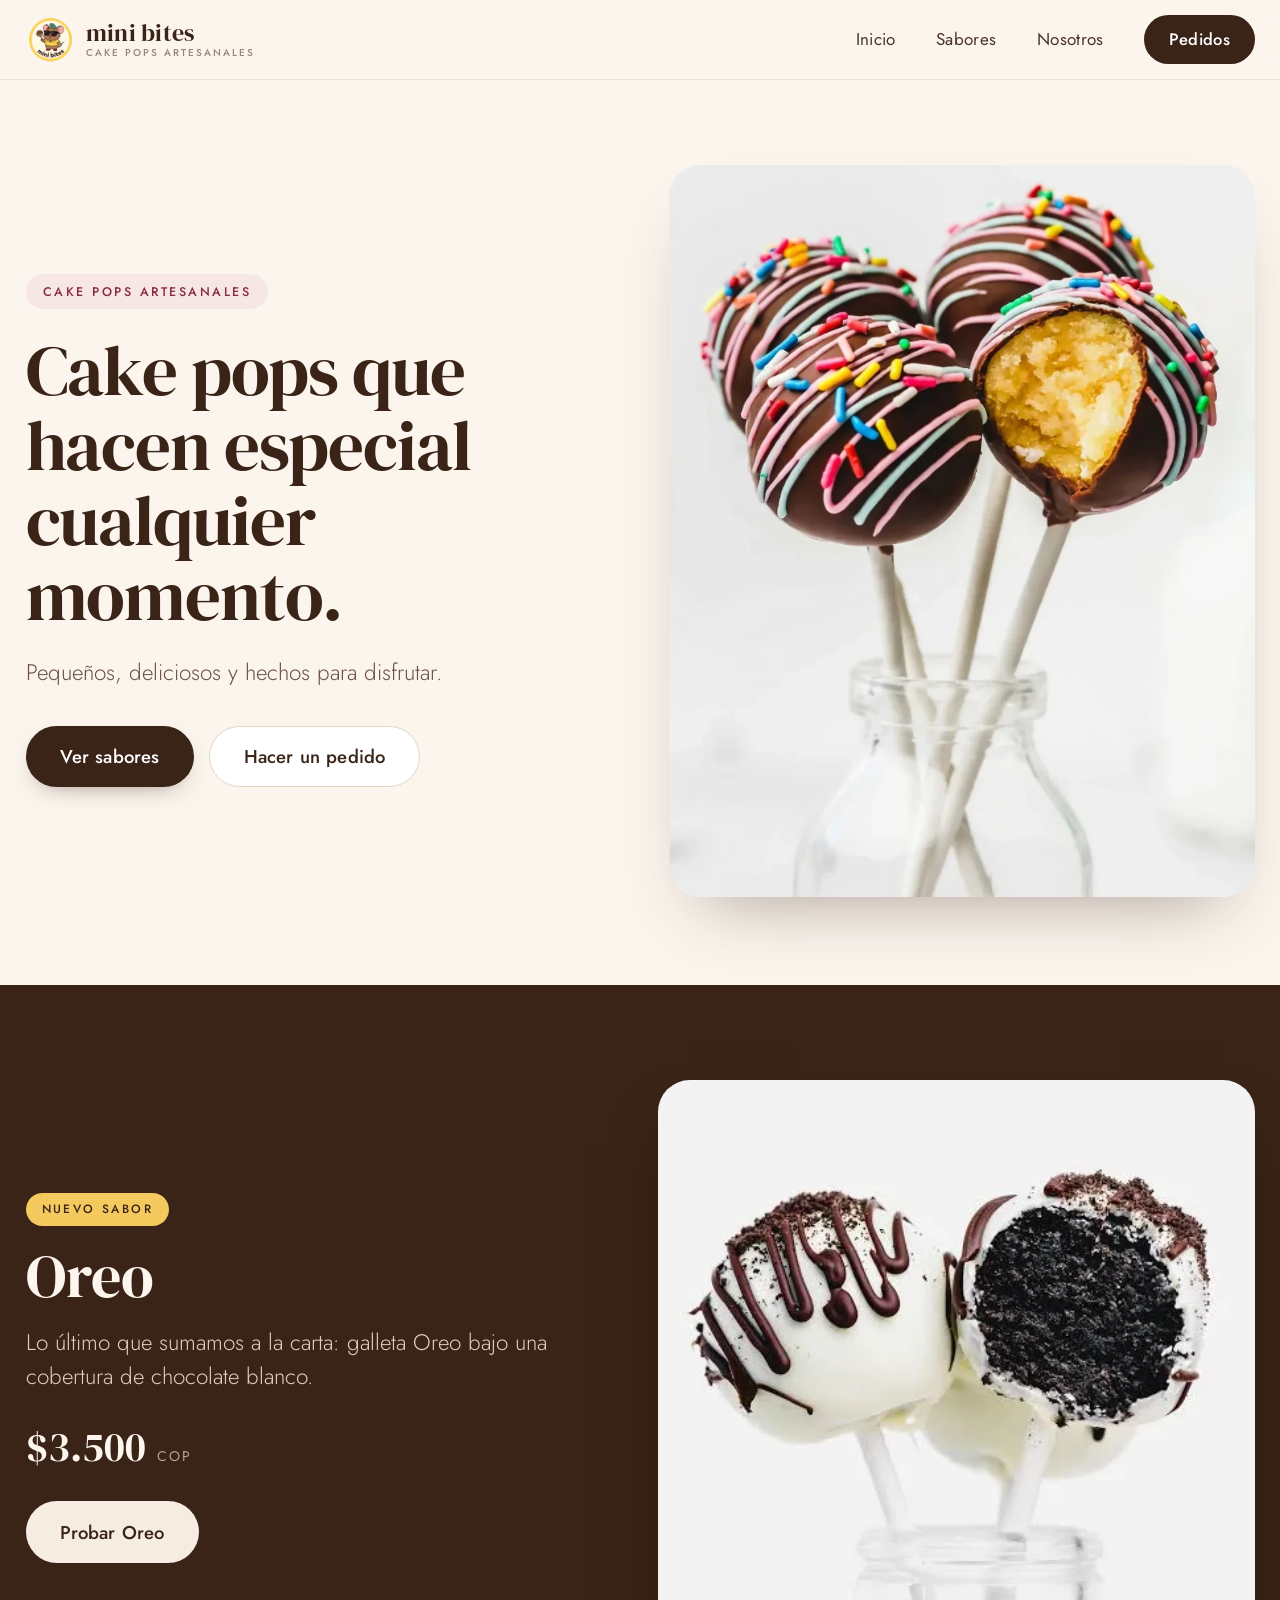
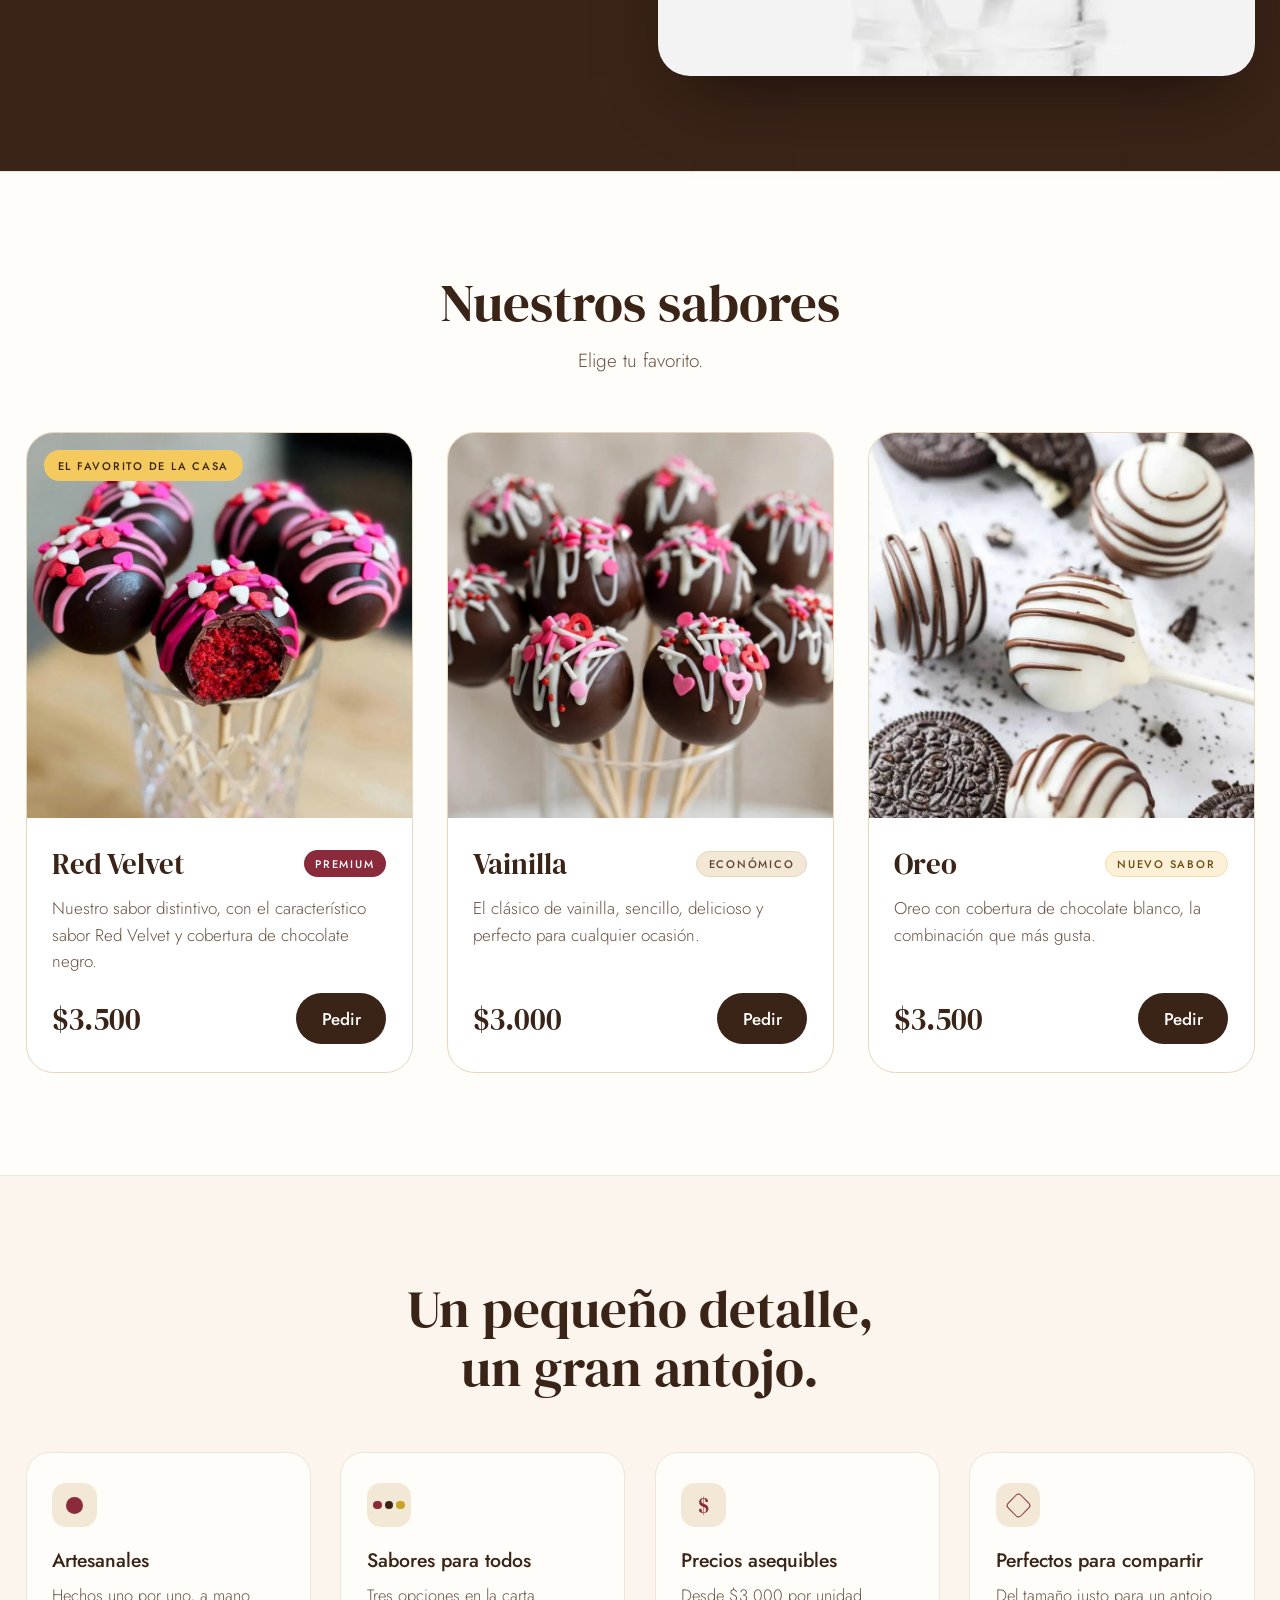
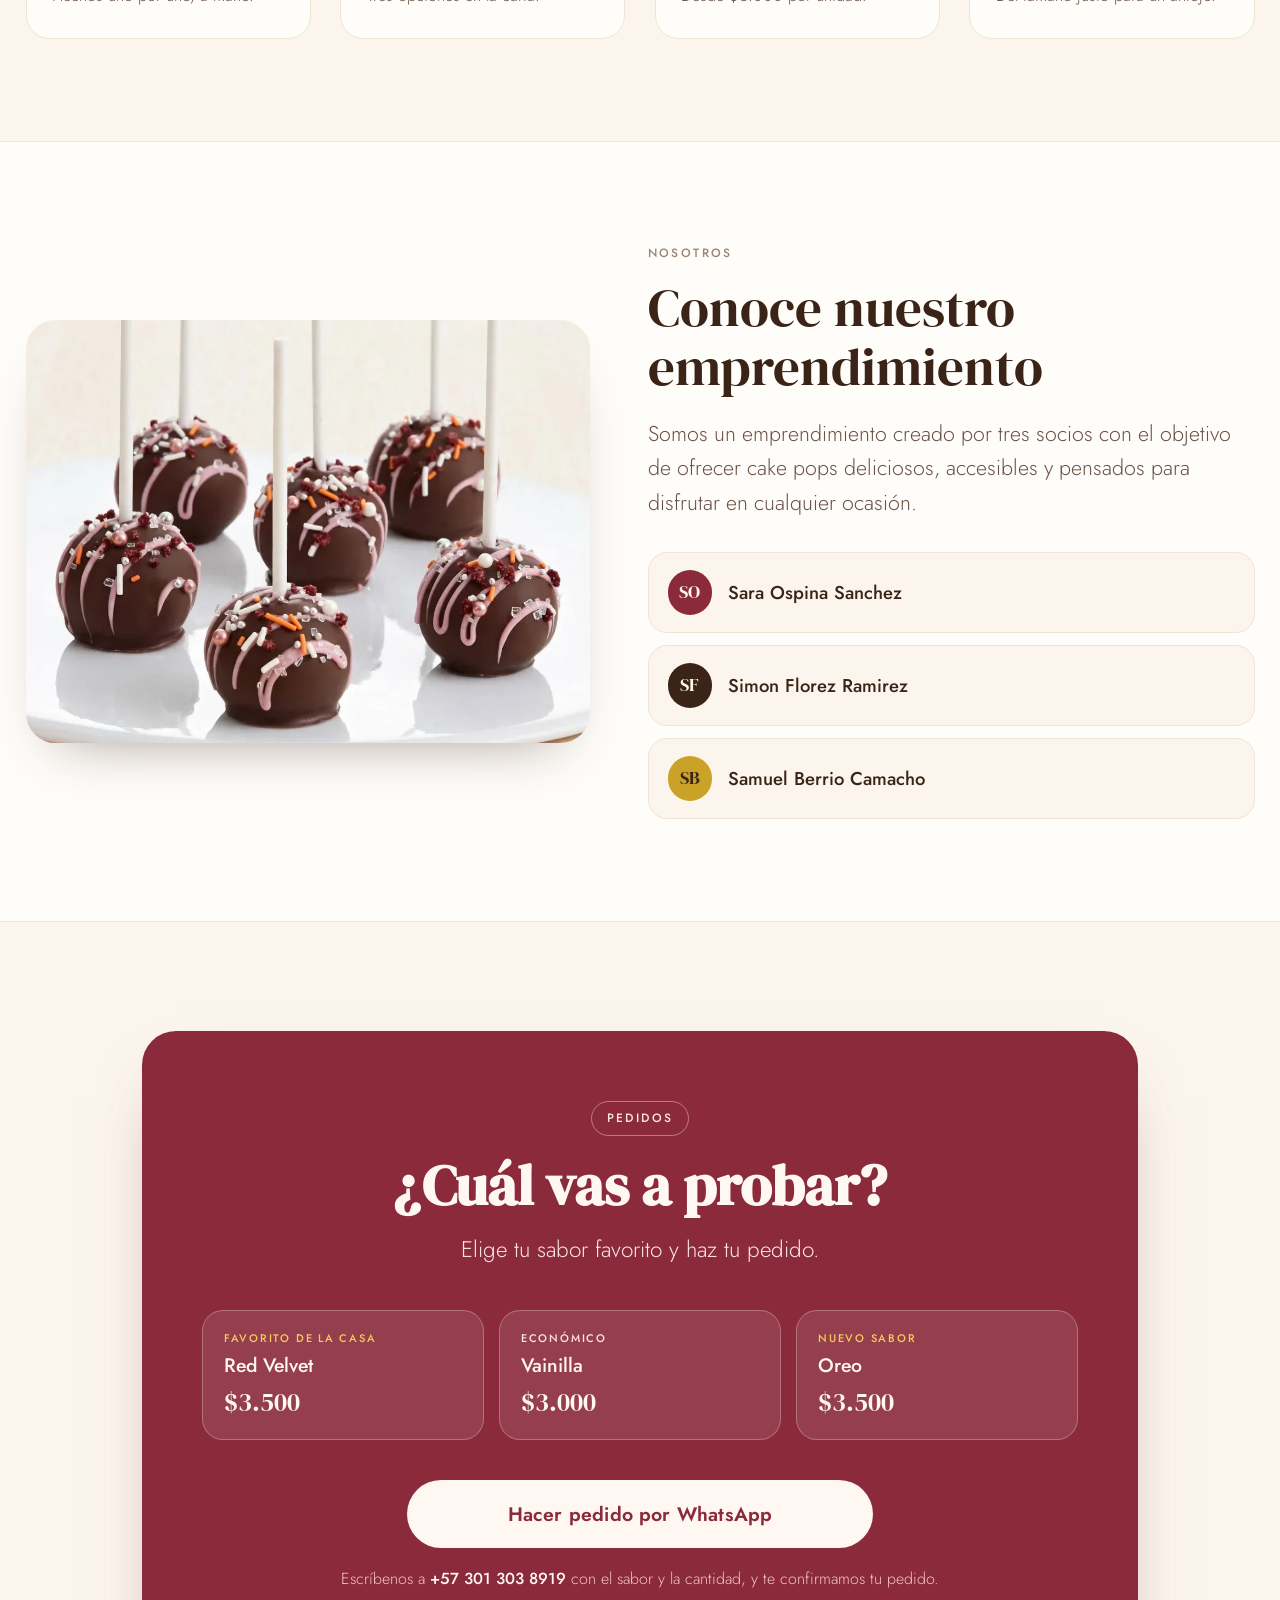
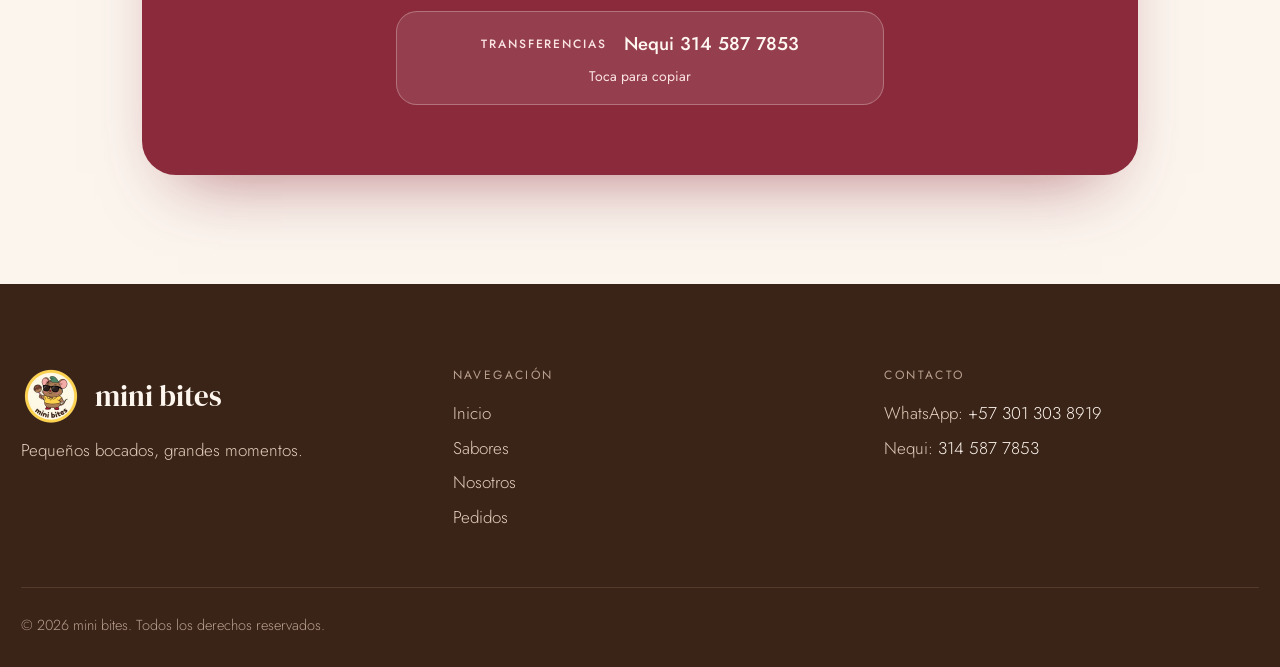
<file: index.html>
<!doctype html>
<html lang="es">
  <head>
    <meta charset="UTF-8" />
    <meta name="viewport" content="width=device-width, initial-scale=1" />
    <meta name="format-detection" content="telephone=no" />
    <title>mini bites — Cake pops artesanales</title>
    <meta
      name="description"
      content="Cake pops artesanales hechos a mano: Red Velvet, Vainilla y Oreo. Pequeños, deliciosos y hechos para disfrutar. Haz tu pedido por WhatsApp."
    />
    <link rel="canonical" href="https://sberrcamacho.github.io/mini-bites/" />

    <meta property="og:type" content="website" />
    <meta property="og:title" content="mini bites — Cake pops artesanales" />
    <meta
      property="og:description"
      content="Cake pops artesanales hechos a mano: Red Velvet, Vainilla y Oreo. Pequeños, deliciosos y hechos para disfrutar."
    />
    <meta
      property="og:image"
      content="https://sberrcamacho.github.io/mini-bites/assets/images/og-image.jpg"
    />
    <meta
      property="og:url"
      content="https://sberrcamacho.github.io/mini-bites/"
    />
    <meta property="og:locale" content="es_CO" />
    <meta name="twitter:card" content="summary_large_image" />
    <meta name="twitter:title" content="mini bites — Cake pops artesanales" />
    <meta
      name="twitter:description"
      content="Cake pops artesanales hechos a mano: Red Velvet, Vainilla y Oreo."
    />
    <meta
      name="twitter:image"
      content="https://sberrcamacho.github.io/mini-bites/assets/images/og-image.jpg"
    />

    <meta name="theme-color" content="#FBF5EE" />
    <link
      rel="icon"
      href="/mini-bites/assets/favicon.svg"
      type="image/svg+xml"
    />
    <link rel="icon" href="/mini-bites/assets/favicon.ico" sizes="any" />
    <link
      rel="apple-touch-icon"
      href="/mini-bites/assets/apple-touch-icon.png"
    />

    <link rel="preconnect" href="https://fonts.googleapis.com" />
    <link rel="preconnect" href="https://fonts.gstatic.com" crossorigin />
    <link
      href="https://fonts.googleapis.com/css2?family=DM+Serif+Display:ital@0;1&family=Jost:wght@300;400;500;600&display=swap"
      rel="stylesheet"
    />
    <link rel="stylesheet" href="css/styles.css?v=6" />

    <script type="application/ld+json">
      {
        "@context": "https://schema.org",
        "@type": "FoodEstablishment",
        "name": "mini bites",
        "description": "Cake pops artesanales hechos a mano: Red Velvet, Vainilla y Oreo.",
        "servesCuisine": "Reposteria",
        "telephone": "+573013038919",
        "priceRange": "$3.000 - $3.500 COP",
        "url": "https://sberrcamacho.github.io/mini-bites/",
        "image": "https://sberrcamacho.github.io/mini-bites/assets/images/og-image.jpg"
      }
    </script>
  </head>
  <body>
    <a class="skip-link" href="#main">Saltar al contenido</a>

    <header class="site-header">
      <div class="container nav-bar">
        <a href="#inicio" class="brand">
          <picture>
            <source srcset="assets/images/logo.webp" type="image/webp" />
            <img
              src="assets/images/logo.png"
              alt=""
              width="46"
              height="46"
              class="brand-logo"
            />
          </picture>
          <span class="brand-text">
            <span class="brand-name">mini bites</span>
            <span class="brand-tagline">cake pops artesanales</span>
          </span>
        </a>

        <nav class="nav-links" aria-label="Navegación principal">
          <a href="#inicio" class="nav-link">Inicio</a>
          <a href="#sabores" class="nav-link">Sabores</a>
          <a href="#nosotros" class="nav-link">Nosotros</a>
          <a href="#pedidos" class="nav-cta">Pedidos</a>
        </nav>

        <button
          type="button"
          class="menu-toggle"
          data-menu-toggle
          aria-label="Abrir menú"
          aria-expanded="false"
          aria-controls="mobile-nav"
        >
          <span></span>
          <span></span>
          <span></span>
        </button>
      </div>

      <nav
        class="mobile-nav"
        id="mobile-nav"
        data-mobile-nav
        aria-label="Navegación móvil"
      >
        <a href="#inicio">Inicio</a>
        <a href="#sabores">Sabores</a>
        <a href="#nosotros">Nosotros</a>
        <a href="#pedidos" class="nav-cta-mobile">Hacer un pedido</a>
      </nav>
    </header>

    <main id="main">
      <!-- Hero -->
      <section id="inicio" class="hero container">
        <div class="hero-inner">
          <div class="hero-text">
            <span class="eyebrow">Cake pops artesanales</span>
            <h1 class="hero-title">
              Cake pops que hacen especial cualquier momento.
            </h1>
            <p class="hero-subtitle">
              Pequeños, deliciosos y hechos para disfrutar.
            </p>
            <div class="hero-actions">
              <a href="#sabores" class="btn btn-dark">Ver sabores</a>
              <a href="#pedidos" class="btn btn-outline">Hacer un pedido</a>
            </div>
          </div>
          <div class="hero-media">
            <div class="media-frame">
              <picture>
                <source srcset="assets/images/hero.webp" type="image/webp" />
                <img
                  src="assets/images/hero.jpg"
                  width="1070"
                  height="1338"
                  alt="Cake pops artesanales bañados en chocolate con decorados de colores, en un frasco de vidrio, uno de ellos mordido mostrando el interior de vainilla"
                  loading="eager"
                  fetchpriority="high"
                />
              </picture>
            </div>
          </div>
        </div>
      </section>

      <!-- Nuevo sabor -->
      <section class="featured" aria-labelledby="featured-title">
        <div class="container featured-inner">
          <div class="featured-text">
            <span class="badge-gold">Nuevo sabor</span>
            <h2 class="featured-title" id="featured-title">Oreo</h2>
            <p class="featured-desc">
              Lo último que sumamos a la carta: galleta Oreo bajo una cobertura
              de chocolate blanco.
            </p>
            <div class="featured-price">
              <span class="price">$3.500</span>
              <span class="currency">COP</span>
            </div>
            <a href="#pedidos" class="btn btn-cream" style="margin-top: 26px"
              >Probar Oreo</a
            >
          </div>
          <div class="featured-media">
            <div class="media-frame">
              <picture>
                <source
                  srcset="assets/images/featured-oreo.webp"
                  type="image/webp"
                />
                <img
                  src="assets/images/featured-oreo.jpg"
                  width="452"
                  height="452"
                  alt="Cake pop de Oreo, cobertura blanca, drizzle de chocolate y crumb de galleta Oreo"
                  loading="lazy"
                />
              </picture>
            </div>
          </div>
        </div>
      </section>

      <!-- Sabores -->
      <section id="sabores" class="section-sabores">
        <div class="container">
          <div class="section-heading">
            <h2>Nuestros sabores</h2>
            <p>Elige tu favorito.</p>
          </div>

          <div class="cards-grid">
            <article class="flavor-card">
              <div class="flavor-ribbon">El favorito de la casa</div>
              <div class="flavor-photo">
                <picture>
                  <source
                    srcset="assets/images/card-redvelvet.webp"
                    type="image/webp"
                  />
                  <img
                    src="assets/images/card-redvelvet.jpg"
                    width="800"
                    height="800"
                    alt="Cake pop Red Velvet con cobertura de chocolate negro, interior rojo a la vista"
                    loading="lazy"
                  />
                </picture>
              </div>
              <div class="flavor-body">
                <div class="flavor-head">
                  <h3>Red Velvet</h3>
                  <span class="tag tag-premium">Premium</span>
                </div>
                <p class="flavor-desc">
                  Nuestro sabor distintivo, con el característico sabor Red
                  Velvet y cobertura de chocolate negro.
                </p>
                <div class="flavor-footer">
                  <span class="price">$3.500</span>
                  <a href="#pedidos" class="btn-card">Pedir</a>
                </div>
              </div>
            </article>

            <article class="flavor-card">
              <div class="flavor-photo">
                <picture>
                  <source
                    srcset="assets/images/card-vainilla.webp"
                    type="image/webp"
                  />
                  <img
                    src="assets/images/card-vainilla.jpg"
                    width="706"
                    height="706"
                    alt="Cake pops de vainilla bañados en chocolate con decorados de colores"
                    loading="lazy"
                  />
                </picture>
              </div>
              <div class="flavor-body">
                <div class="flavor-head">
                  <h3>Vainilla</h3>
                  <span class="tag tag-economico">Económico</span>
                </div>
                <p class="flavor-desc">
                  El clásico de vainilla, sencillo, delicioso y perfecto para
                  cualquier ocasión.
                </p>
                <div class="flavor-footer">
                  <span class="price">$3.000</span>
                  <a href="#pedidos" class="btn-card">Pedir</a>
                </div>
              </div>
            </article>

            <article class="flavor-card">
              <div class="flavor-photo">
                <picture>
                  <source
                    srcset="assets/images/card-oreo.webp"
                    type="image/webp"
                  />
                  <img
                    src="assets/images/card-oreo.jpg"
                    width="800"
                    height="800"
                    alt="Cake pop de Oreo, chocolate y galleta triturada"
                    loading="lazy"
                  />
                </picture>
              </div>
              <div class="flavor-body">
                <div class="flavor-head">
                  <h3>Oreo</h3>
                  <span class="tag tag-nuevo">Nuevo sabor</span>
                </div>
                <p class="flavor-desc">
                  Oreo con cobertura de chocolate blanco, la combinación que más
                  gusta.
                </p>
                <div class="flavor-footer">
                  <span class="price">$3.500</span>
                  <a href="#pedidos" class="btn-card">Pedir</a>
                </div>
              </div>
            </article>
          </div>
        </div>
      </section>

      <!-- Por qué elegirnos -->
      <section class="section-why">
        <div class="container">
          <h2>Un pequeño detalle, un gran antojo.</h2>
          <div class="why-grid">
            <div class="why-card">
              <div class="why-icon"><span class="dot"></span></div>
              <h3>Artesanales</h3>
              <p>Hechos uno por uno, a mano.</p>
            </div>
            <div class="why-card">
              <div class="why-icon">
                <span class="dots"
                  ><span></span><span></span><span></span
                ></span>
              </div>
              <h3>Sabores para todos</h3>
              <p>Tres opciones en la carta.</p>
            </div>
            <div class="why-card">
              <div class="why-icon"><span class="dollar">$</span></div>
              <h3>Precios asequibles</h3>
              <p>Desde $3.000 por unidad.</p>
            </div>
            <div class="why-card">
              <div class="why-icon"><span class="diamond"></span></div>
              <h3>Perfectos para compartir</h3>
              <p>Del tamaño justo para un antojo.</p>
            </div>
          </div>
        </div>
      </section>

      <!-- Nosotros -->
      <section id="nosotros" class="section-nosotros">
        <div class="container nosotros-inner">
          <div class="nosotros-media">
            <div class="media-frame">
              <picture>
                <source
                  srcset="assets/images/nosotros.webp"
                  type="image/webp"
                />
                <img
                  src="assets/images/nosotros.jpg"
                  width="1030"
                  height="772"
                  alt="Cake pops artesanales recién decorados sobre un plato"
                  loading="lazy"
                />
              </picture>
            </div>
          </div>
          <div class="nosotros-text">
            <span class="nosotros-eyebrow">Nosotros</span>
            <h2>Conoce nuestro emprendimiento</h2>
            <p>
              Somos un emprendimiento creado por tres socios con el objetivo de
              ofrecer cake pops deliciosos, accesibles y pensados para disfrutar
              en cualquier ocasión.
            </p>
            <div class="partners">
              <div class="partner-row">
                <span
                  class="partner-avatar"
                  style="background: #8a2a3b; color: #fff7f2"
                  >SO</span
                >
                <span class="partner-name">Sara Ospina Sanchez</span>
              </div>
              <div class="partner-row">
                <span
                  class="partner-avatar"
                  style="background: #3a2317; color: #fdf6ee"
                  >SF</span
                >
                <span class="partner-name">Simon Florez Ramirez</span>
              </div>
              <div class="partner-row">
                <span
                  class="partner-avatar"
                  style="background: #c9a227; color: #3a2317"
                  >SB</span
                >
                <span class="partner-name">Samuel Berrio Camacho</span>
              </div>
            </div>
          </div>
        </div>
      </section>

      <!-- Pedidos -->
      <section id="pedidos" class="section-pedidos">
        <div class="order-card">
          <div class="order-heading">
            <span class="eyebrow-outline">Pedidos</span>
            <h2>¿Cuál vas a probar?</h2>
            <p>Elige tu sabor favorito y haz tu pedido.</p>
          </div>

          <div class="order-grid">
            <div class="order-item">
              <span class="label gold">Favorito de la casa</span>
              <span class="name">Red Velvet</span>
              <span class="price">$3.500</span>
            </div>
            <div class="order-item">
              <span class="label pink">Económico</span>
              <span class="name">Vainilla</span>
              <span class="price">$3.000</span>
            </div>
            <div class="order-item">
              <span class="label gold">Nuevo sabor</span>
              <span class="name">Oreo</span>
              <span class="price">$3.500</span>
            </div>
          </div>

          <a
            href="https://wa.me/573013038919"
            target="_blank"
            rel="noopener"
            class="btn-whatsapp"
            >Hacer pedido por WhatsApp</a
          >
          <p class="order-note">
            Escríbenos a <span class="phone">+57 301 303 8919</span> con el
            sabor y la cantidad, y te confirmamos tu pedido.
          </p>

          <button type="button" class="transfer-box" data-copy-nequi>
            <span class="label">Transferencias</span>
            <span class="value">Nequi 314 587 7853</span>
            <span class="status" data-copy-status>Toca para copiar</span>
          </button>
        </div>
      </section>
    </main>

    <footer class="site-footer">
      <div class="footer-grid">
        <div>
          <div class="footer-brand-row">
            <picture>
              <source srcset="assets/images/logo.webp" type="image/webp" />
              <img
                src="assets/images/logo.png"
                alt=""
                width="56"
                height="56"
                class="footer-logo"
              />
            </picture>
            <span class="footer-brand">mini bites</span>
          </div>
          <p class="footer-tagline">Pequeños bocados, grandes momentos.</p>
        </div>
        <div>
          <div class="footer-col-title">Navegación</div>
          <nav class="footer-links" aria-label="Navegación del pie de página">
            <a href="#inicio">Inicio</a>
            <a href="#sabores">Sabores</a>
            <a href="#nosotros">Nosotros</a>
            <a href="#pedidos">Pedidos</a>
          </nav>
        </div>
        <div>
          <div class="footer-col-title">Contacto</div>
          <div class="footer-contact">
            <span
              >WhatsApp:
              <a
                href="https://wa.me/573013038919"
                target="_blank"
                rel="noopener"
                >+57 301 303 8919</a
              ></span
            >
            <span>Nequi: <span style="color: #fdf6ee">314 587 7853</span></span>
          </div>
        </div>
      </div>
      <div class="footer-bottom">
        <span
          >© <span data-year>2026</span> mini bites. Todos los derechos
          reservados.</span
        >
      </div>
    </footer>

    <script src="js/main.js?v=3"></script>
  </body>
</html>
</file>
<file: css/styles.css>
/* ==========================================================================
   Cake Pops — estilos globales
   Tokens de diseño extraídos del handoff (design_handoff_cake_pops_landing),
   escalados ~19% para una interfaz general más grande.
   ========================================================================== */

:root {
  --cream: #FBF5EE;
  --card: #FFFDFA;
  --white: #FFFFFF;
  --chocolate: #3A2317;
  --chocolate-medium: #6B5245;
  --chocolate-tertiary: #9A8574;
  --nav-link: #4A3327;
  --wine: #8A2A3B;
  --wine-hover: #631E2B;
  --gold: #F4C95D;
  --gold-deep: #C9A227;
  --gold-bg: #FCF1D6;
  --gold-border: #F0DCA8;
  --gold-text: #6B4A12;
  --border-1: #EADFD1;
  --border-2: #EFE4D6;
  --border-3: #E7D6BF;
  --border-4: #E3D5C4;
  --border-light: #F0E6DA;
  --border-strong: #D9C2AC;
  --border-dark: #55392A;
  --pink-1: #E8A9B4;
  --pink-2: #FBE4E4;
  --pink-3: #F0C4C9;
  --cream-on-dark: #FDF6EE;
  --cream-on-dark-2: #FFF7F2;
  --cream-on-dark-3: #F6EDE2;
  --tan-on-dark: #E2CDBB;
  --tan-muted: #B9A08F;
  --econ-text: #5E4433;
  --econ-bg: #F3E7D6;

  --max-width: 1357px;
  --side-pad: 25.5px;
  --radius-pill: 999px;
}

* { box-sizing: border-box; }

html {
  scroll-behavior: smooth;
}

@media (prefers-reduced-motion: reduce) {
  html { scroll-behavior: auto; }
  * { animation-duration: 0.01ms !important; transition-duration: 0.01ms !important; }
}

body {
  margin: 0;
  background: var(--cream);
  color: var(--chocolate);
  font-family: 'Jost', system-ui, -apple-system, sans-serif;
  -webkit-font-smoothing: antialiased;
  overflow-x: hidden;
}

a { color: var(--wine); text-decoration: none; }
a:hover { color: var(--wine-hover); }

img { max-width: 100%; display: block; }

.container {
  max-width: var(--max-width);
  margin: 0 auto;
  padding: 0 var(--side-pad);
}

/* Skip link */
.skip-link {
  position: absolute;
  left: -9999px;
  top: 0;
  z-index: 100;
  background: var(--chocolate);
  color: var(--cream-on-dark);
  padding: 12.5px 21px;
  border-radius: 0 0 10.5px 0;
}
.skip-link:focus {
  left: 0;
}

:focus-visible {
  outline: 2px solid var(--wine);
  outline-offset: 2px;
}

/* ==========================================================================
   Header / Nav
   ========================================================================== */

.site-header {
  position: sticky;
  top: 0;
  z-index: 50;
  background: rgba(251, 245, 238, 0.94);
  backdrop-filter: blur(10px);
  border-bottom: 1px solid var(--border-1);
}

.nav-bar {
  height: 78.5px;
  display: flex;
  align-items: center;
  justify-content: space-between;
  gap: 19px;
}

.brand {
  display: flex;
  align-items: center;
  gap: 11.5px;
  color: var(--chocolate);
}

.brand-logo {
  width: 49px;
  height: 49px;
  border-radius: 50%;
  object-fit: cover;
  flex: none;
}

.brand-text {
  display: flex;
  flex-direction: column;
  line-height: 1.1;
}

.brand-name {
  font-family: 'DM Serif Display', Georgia, serif;
  font-size: 23.5px;
  letter-spacing: 0.01em;
}

.brand-tagline {
  font-size: 10px;
  letter-spacing: 0.2em;
  text-transform: uppercase;
  color: var(--chocolate-tertiary);
  font-weight: 500;
}

@media (max-width: 360px) {
  /* En pantallas muy angostas el subtítulo de dos palabras puede apretar
     el botón de menú fuera del header; se oculta para que la marca y el
     botón hamburguesa siempre quepan en una fila. */
  .brand-tagline { display: none; }
}

.nav-links {
  display: none;
  align-items: center;
  gap: 40.5px;
}

.nav-link {
  font-size: 17px;
  font-weight: 400;
  color: var(--nav-link);
  letter-spacing: 0.02em;
  transition: color 0.25s ease;
}
.nav-link:hover { color: var(--wine); }

.nav-cta {
  font-size: 16.5px;
  font-weight: 500;
  letter-spacing: 0.02em;
  color: #FFF;
  background: var(--chocolate);
  padding: 12.5px 24.5px;
  border-radius: var(--radius-pill);
  transition: background 0.25s ease, transform 0.25s ease;
  display: inline-flex;
  align-items: center;
}
.nav-cta:hover { background: var(--wine); color: #FFF; transform: translateY(-1px); }

.menu-toggle {
  width: 53px;
  height: 53px;
  display: flex;
  flex-direction: column;
  justify-content: center;
  align-items: center;
  gap: 5.5px;
  background: transparent;
  border: 1px solid var(--border-4);
  border-radius: 17px;
  cursor: pointer;
  padding: 0;
  transition: background 0.25s ease;
}
.menu-toggle:hover { background: #F3E9DC; }
.menu-toggle span {
  display: block;
  width: 21px;
  height: 1.5px;
  background: var(--chocolate);
  transition: transform 0.25s ease, opacity 0.25s ease;
}
.menu-toggle[aria-expanded="true"] span:nth-child(1) { transform: translateY(7px) rotate(45deg); }
.menu-toggle[aria-expanded="true"] span:nth-child(2) { opacity: 0; }
.menu-toggle[aria-expanded="true"] span:nth-child(3) { transform: translateY(-7px) rotate(-45deg); }

.mobile-nav {
  display: none;
  flex-direction: column;
  padding: 9px 25.5px 25.5px;
  gap: 2px;
  border-top: 1px solid var(--border-1);
  background: var(--cream);
}
.mobile-nav.is-open { display: flex; }

.mobile-nav a {
  display: flex;
  align-items: center;
  min-height: 55px;
  font-size: 19.5px;
  color: var(--chocolate);
  border-bottom: 1px solid var(--border-light);
}

.mobile-nav .nav-cta-mobile {
  display: flex;
  align-items: center;
  justify-content: center;
  min-height: 59.5px;
  margin-top: 17px;
  font-size: 18.5px;
  font-weight: 500;
  color: #FFF;
  background: var(--chocolate);
  border-radius: var(--radius-pill);
  border-bottom: none;
}

@media (min-width: 760px) {
  .nav-links { display: flex; }
  .menu-toggle { display: none; }
  .mobile-nav { display: none !important; }
}

/* ==========================================================================
   Buttons (shared)
   ========================================================================== */

.btn {
  display: inline-flex;
  align-items: center;
  justify-content: center;
  min-height: 61.5px;
  padding: 0 34px;
  border-radius: var(--radius-pill);
  font-size: 18.5px;
  font-weight: 500;
  letter-spacing: 0.01em;
  transition: background 0.25s ease, transform 0.25s ease, border-color 0.25s ease, color 0.25s ease;
}

.btn-dark {
  background: var(--chocolate);
  color: #FFF;
  box-shadow: 0 9px 25.5px -15px rgba(58, 35, 23, 0.7);
}
.btn-dark:hover { background: var(--wine); color: #FFF; transform: translateY(-2px); }

.btn-outline {
  background: #FFF;
  color: var(--chocolate);
  border: 1px solid var(--border-4);
}
.btn-outline:hover { border-color: var(--wine); color: var(--wine); transform: translateY(-2px); }

.btn-cream {
  background: var(--cream-on-dark-3);
  color: var(--chocolate);
}
.btn-cream:hover { background: var(--gold); color: var(--chocolate); transform: translateY(-2px); }

.btn-card {
  min-height: 51px;
  padding: 0 25.5px;
  border-radius: var(--radius-pill);
  background: var(--chocolate);
  color: #FFF;
  font-size: 17px;
  font-weight: 500;
  transition: background 0.25s ease;
  display: inline-flex;
  align-items: center;
  justify-content: center;
}
.btn-card:hover { background: var(--wine); color: #FFF; }

.btn-whatsapp {
  display: flex;
  align-items: center;
  justify-content: center;
  min-height: 68px;
  margin: clamp(29.5px, 3.9vw, 40.5px) auto 0;
  max-width: 466.5px;
  padding: 0 34px;
  border-radius: var(--radius-pill);
  background: var(--cream-on-dark-2);
  color: var(--wine);
  font-size: 19.5px;
  font-weight: 600;
  letter-spacing: 0.01em;
  transition: transform 0.25s ease, background 0.25s ease, color 0.25s ease;
}
.btn-whatsapp:hover { background: #FFF; color: var(--wine-hover); transform: translateY(-2px); }

/* ==========================================================================
   Hero
   ========================================================================== */

.hero {
  padding-top: clamp(34px, 6.9vw, 85px);
  padding-bottom: clamp(46.5px, 6.9vw, 93.5px);
}

.hero-inner {
  display: flex;
  flex-wrap: wrap;
  gap: clamp(32px, 4.5vw, 65.5px);
  align-items: center;
}

.hero-text {
  flex: 1 1 360.5px;
  min-width: min(100%, 339px);
}

.eyebrow {
  display: inline-block;
  font-size: 12.5px;
  letter-spacing: 0.2em;
  text-transform: uppercase;
  color: var(--wine);
  background: #F6E7E6;
  border-radius: var(--radius-pill);
  padding: 8.5px 17px;
  font-weight: 500;
}

.hero-title {
  font-family: 'DM Serif Display', Georgia, serif;
  font-weight: 400;
  font-size: clamp(40.5px, 8.7vw, 71px);
  line-height: 1.06;
  letter-spacing: -0.015em;
  margin: 23.5px 0 0;
  color: var(--chocolate);
  text-wrap: pretty;
}

.hero-subtitle {
  font-size: clamp(19px, 2.4vw, 22.5px);
  line-height: 1.55;
  color: var(--chocolate-medium);
  margin: 21px 0 0;
  max-width: 44ch;
  font-weight: 300;
}

.hero-actions {
  display: flex;
  flex-wrap: wrap;
  gap: 15px;
  margin-top: 36px;
}

.hero-media {
  flex: 1 1 360.5px;
  min-width: min(100%, 318px);
  position: relative;
}

.media-frame {
  position: relative;
  width: 100%;
  border-radius: 32px;
  overflow: hidden;
}

.media-frame img { width: 100%; height: 100%; object-fit: cover; }

.hero-media .media-frame {
  aspect-ratio: 4 / 5;
  box-shadow: 0 34px 68px -36px rgba(58, 35, 23, 0.45);
}

/* ==========================================================================
   Featured (Nuevo sabor)
   ========================================================================== */

.featured {
  background: var(--chocolate);
  padding: clamp(51px, 7.4vw, 102px) 0;
}

.featured-inner {
  display: flex;
  flex-wrap: wrap-reverse;
  gap: clamp(29.5px, 4.5vw, 65.5px);
  align-items: center;
}

.featured-text {
  flex: 1 1 339px;
  min-width: min(100%, 318px);
}

.badge-gold {
  display: inline-block;
  font-size: 12px;
  letter-spacing: 0.2em;
  text-transform: uppercase;
  font-weight: 500;
  color: var(--chocolate);
  background: var(--gold);
  border-radius: var(--radius-pill);
  padding: 7.5px 16px;
  margin-bottom: 19px;
}

.featured-title {
  font-family: 'DM Serif Display', Georgia, serif;
  font-weight: 400;
  font-size: clamp(38px, 6.6vw, 59.5px);
  line-height: 1.05;
  margin: 0;
  color: var(--cream-on-dark);
}

.featured-desc {
  font-size: clamp(19px, 2.3vw, 22.5px);
  line-height: 1.5;
  color: var(--tan-on-dark);
  margin: 19px 0 0;
  font-weight: 300;
}

.featured-price {
  display: flex;
  align-items: baseline;
  gap: 11.5px;
  margin-top: 25.5px;
}

.featured-price .price {
  font-family: 'DM Serif Display', Georgia, serif;
  font-size: 40.5px;
  color: var(--cream-on-dark);
}

.featured-price .currency {
  font-size: 14px;
  letter-spacing: 0.16em;
  text-transform: uppercase;
  color: var(--tan-muted);
}

.featured-media {
  flex: 1 1 360.5px;
  min-width: min(100%, 318px);
}

.featured-media .media-frame {
  aspect-ratio: 1 / 1;
  box-shadow: 0 34px 68px -32px rgba(0, 0, 0, 0.6);
}

/* ==========================================================================
   Sabores
   ========================================================================== */

.section-sabores {
  background: var(--card);
  border-top: 1px solid var(--border-light);
  border-bottom: 1px solid var(--border-light);
  padding: clamp(55px, 8vw, 106px) 0;
}

.section-heading {
  text-align: center;
  max-width: 593.5px;
  margin: 0 auto clamp(34px, 4.6vw, 59.5px);
}

.section-heading h2 {
  font-family: 'DM Serif Display', Georgia, serif;
  font-weight: 400;
  font-size: clamp(34px, 5.3vw, 53px);
  line-height: 1.1;
  margin: 0;
  color: var(--chocolate);
}

.section-heading p {
  font-size: 19px;
  color: var(--chocolate-medium);
  margin: 14px 0 0;
  font-weight: 300;
}

.cards-grid {
  display: grid;
  grid-template-columns: repeat(auto-fit, minmax(min(100%, 305.5px), 1fr));
  gap: clamp(21px, 2.8vw, 34px);
}

.flavor-card {
  display: flex;
  flex-direction: column;
  background: #FFF;
  border: 1px solid var(--border-3);
  border-radius: 27.5px;
  overflow: hidden;
  position: relative;
  transition: transform 0.28s ease, box-shadow 0.28s ease;
}
.flavor-card:hover {
  transform: translateY(-5px);
  box-shadow: 0 29.5px 51px -29.5px rgba(58, 35, 23, 0.4);
}

.flavor-ribbon {
  position: absolute;
  top: 17px;
  left: 17px;
  z-index: 2;
  font-size: 11px;
  letter-spacing: 0.16em;
  text-transform: uppercase;
  font-weight: 500;
  color: var(--chocolate);
  background: var(--gold);
  border-radius: var(--radius-pill);
  padding: 7.5px 14px;
}

.flavor-photo {
  position: relative;
  width: 100%;
  aspect-ratio: 1 / 1;
}
.flavor-photo img { width: 100%; height: 100%; object-fit: cover; }

.flavor-body {
  padding: 25.5px 25.5px 27.5px;
  display: flex;
  flex-direction: column;
  flex: 1;
  gap: 11.5px;
}

.flavor-head {
  display: flex;
  align-items: center;
  justify-content: space-between;
  gap: 10.5px;
}

.flavor-head h3 {
  font-family: 'DM Serif Display', Georgia, serif;
  font-weight: 400;
  font-size: 28.5px;
  margin: 0;
  color: var(--chocolate);
}

.tag {
  font-size: 11px;
  letter-spacing: 0.16em;
  text-transform: uppercase;
  font-weight: 500;
  border-radius: var(--radius-pill);
  padding: 5.5px 11.5px;
  white-space: nowrap;
}
.tag-premium { color: #FFF; background: var(--wine); padding: 5.5px 11.5px; }
.tag-economico { color: var(--econ-text); background: var(--econ-bg); border: 1px solid var(--border-3); padding: 4px 11.5px; }
.tag-nuevo { color: var(--gold-text); background: var(--gold-bg); border: 1px solid var(--gold-border); padding: 4px 11.5px; }

.flavor-desc {
  font-size: 17px;
  line-height: 1.55;
  color: var(--chocolate-medium);
  margin: 0;
  font-weight: 300;
  flex: 1;
}

.flavor-footer {
  display: flex;
  align-items: center;
  justify-content: space-between;
  gap: 14px;
  margin-top: 7.5px;
}

.flavor-footer .price {
  font-family: 'DM Serif Display', Georgia, serif;
  font-size: 30.5px;
  color: var(--chocolate);
}

/* ==========================================================================
   Por qué elegirnos
   ========================================================================== */

.section-why {
  padding: clamp(55px, 8vw, 106px) 0;
  background: var(--cream);
}

.section-why h2 {
  font-family: 'DM Serif Display', Georgia, serif;
  font-weight: 400;
  font-size: clamp(34px, 5.3vw, 53px);
  line-height: 1.12;
  margin: 0 auto clamp(34px, 4.6vw, 55px);
  color: var(--chocolate);
  text-align: center;
  max-width: 18ch;
  text-wrap: pretty;
}

.why-grid {
  display: grid;
  grid-template-columns: repeat(auto-fit, minmax(min(100%, 249px), 1fr));
  gap: clamp(19px, 2.5vw, 29.5px);
}

.why-card {
  background: var(--card);
  border: 1px solid var(--border-2);
  border-radius: 23.5px;
  padding: 29.5px 25.5px;
  transition: border-color 0.25s ease;
}
.why-card:hover { border-color: var(--border-strong); }

.why-icon {
  width: 44.5px;
  height: 44.5px;
  border-radius: 14px;
  background: var(--econ-bg);
  display: flex;
  align-items: center;
  justify-content: center;
  margin-bottom: 19px;
}

.why-icon .dot { display: block; width: 17px; height: 17px; border-radius: 50%; background: var(--wine); }
.why-icon .dots { display: flex; gap: 3px; }
.why-icon .dots span { display: block; width: 8.5px; height: 8.5px; border-radius: 50%; }
.why-icon .dots span:nth-child(1) { background: var(--wine); }
.why-icon .dots span:nth-child(2) { background: var(--chocolate); }
.why-icon .dots span:nth-child(3) { background: var(--gold-deep); }
.why-icon .dollar { font-family: 'DM Serif Display', Georgia, serif; font-size: 21px; color: var(--wine); }
.why-icon .diamond { display: block; width: 19px; height: 19px; border: 1.5px solid var(--wine); border-radius: 4px; transform: rotate(45deg); }

.why-card h3 { font-size: 19.5px; font-weight: 500; margin: 0; color: var(--chocolate); }
.why-card p { font-size: 16.5px; line-height: 1.5; color: var(--chocolate-medium); margin: 9px 0 0; font-weight: 300; }

/* ==========================================================================
   Nosotros
   ========================================================================== */

.section-nosotros {
  padding: clamp(55px, 8vw, 106px) 0;
  background: var(--card);
  border-top: 1px solid var(--border-light);
  border-bottom: 1px solid var(--border-light);
}

.nosotros-inner {
  display: flex;
  flex-wrap: wrap;
  gap: clamp(32px, 4.5vw, 74px);
  align-items: center;
}

.nosotros-media {
  flex: 1 1 339px;
  min-width: min(100%, 318px);
}

.nosotros-media .media-frame {
  aspect-ratio: 4 / 3;
  border-radius: 29.5px;
  box-shadow: 0 27.5px 55px -34px rgba(58, 35, 23, 0.5);
}

.nosotros-text {
  flex: 1 1 381.5px;
  min-width: min(100%, 339px);
}

.nosotros-eyebrow {
  display: block;
  font-size: 12px;
  letter-spacing: 0.2em;
  text-transform: uppercase;
  color: var(--chocolate-tertiary);
  font-weight: 500;
  margin-bottom: 17px;
}

.nosotros-text h2 {
  font-family: 'DM Serif Display', Georgia, serif;
  font-weight: 400;
  font-size: clamp(34px, 5.3vw, 53px);
  line-height: 1.1;
  margin: 0;
  color: var(--chocolate);
  text-wrap: pretty;
}

.nosotros-text p {
  font-size: clamp(19px, 2.3vw, 21.5px);
  line-height: 1.6;
  color: var(--chocolate-medium);
  margin: 21px 0 0;
  max-width: 52ch;
  font-weight: 300;
  text-wrap: pretty;
}

.partners {
  display: flex;
  flex-direction: column;
  gap: 12.5px;
  margin-top: 32px;
}

.partner-row {
  display: flex;
  align-items: center;
  gap: 16px;
  background: var(--cream);
  border: 1px solid var(--border-2);
  border-radius: 19px;
  padding: 17px 19px;
  transition: border-color 0.25s ease, transform 0.25s ease;
}
.partner-row:hover { border-color: var(--border-strong); transform: translateX(3px); }

.partner-avatar {
  flex: none;
  width: 44.5px;
  height: 44.5px;
  border-radius: 50%;
  display: flex;
  align-items: center;
  justify-content: center;
  font-family: 'DM Serif Display', Georgia, serif;
  font-size: 17.5px;
}

.partner-name { font-size: 18.5px; font-weight: 500; color: var(--chocolate); }

/* ==========================================================================
   Pedidos
   ========================================================================== */

.section-pedidos {
  padding: clamp(59.5px, 8.5vw, 114.5px) 21px;
  background: var(--cream);
}

.order-card {
  max-width: 996.5px;
  margin: 0 auto;
  background: var(--wine);
  border-radius: 34px;
  padding: clamp(38px, 5.8vw, 70px) clamp(25.5px, 4.7vw, 61.5px);
  box-shadow: 0 34px 68px -36px rgba(138, 42, 59, 0.65);
}

@media (max-width: 480px) {
  /* Da más ancho disponible al título de una sola línea de abajo. */
  .order-card { padding-left: 17px; padding-right: 17px; }
}

.order-heading {
  text-align: center;
  margin: 0 auto;
}

.order-heading .eyebrow-outline {
  display: inline-block;
  font-size: 12px;
  letter-spacing: 0.2em;
  text-transform: uppercase;
  color: var(--pink-2);
  border: 1px solid rgba(255, 247, 242, 0.4);
  border-radius: var(--radius-pill);
  padding: 7.5px 15px;
  font-weight: 500;
}

.order-heading h2 {
  font-family: 'DM Serif Display', Georgia, serif;
  font-weight: 600;
  font-size: clamp(19px, 6.1vw, 57px);
  line-height: 1.08;
  margin: 19px 0 0;
  color: var(--cream-on-dark-2);
  white-space: nowrap;
}

.order-heading p {
  font-size: clamp(19px, 2.3vw, 22.5px);
  line-height: 1.55;
  color: var(--pink-2);
  margin: 16px auto 0;
  font-weight: 300;
  max-width: 42ch;
}

.order-grid {
  display: grid;
  grid-template-columns: repeat(auto-fit, minmax(min(100%, 222.5px), 1fr));
  gap: 15px;
  margin-top: clamp(29.5px, 4vw, 42.5px);
}

.order-item {
  background: rgba(255, 247, 242, 0.1);
  border: 1px solid rgba(255, 247, 242, 0.28);
  border-radius: 21px;
  padding: 19px 21px;
  display: flex;
  flex-direction: column;
  gap: 5.5px;
  transition: background 0.25s ease;
}
.order-item:hover { background: rgba(255, 247, 242, 0.18); }

.order-item .label { font-size: 11px; letter-spacing: 0.16em; text-transform: uppercase; font-weight: 500; }
.order-item .label.gold { color: var(--gold); }
.order-item .label.pink { color: var(--pink-2); }
.order-item .name { font-size: 19.5px; font-weight: 500; color: var(--cream-on-dark-2); }
.order-item .price { font-family: 'DM Serif Display', Georgia, serif; font-size: 25.5px; color: var(--cream-on-dark-2); }

.order-note {
  font-size: 16px;
  color: var(--pink-3);
  margin: 19px 0 0;
  font-weight: 300;
  text-align: center;
}
.order-note .phone { font-weight: 500; color: var(--cream-on-dark-2); white-space: nowrap; }

.transfer-box {
  display: flex;
  flex-wrap: wrap;
  align-items: center;
  justify-content: center;
  gap: 9px 17px;
  margin: 21px auto 0;
  padding: 18px 23.5px;
  max-width: 487.5px;
  width: 100%;
  min-height: 65.5px;
  background: rgba(255, 247, 242, 0.1);
  border: 1px solid rgba(255, 247, 242, 0.28);
  border-radius: 21px;
  text-align: center;
  cursor: pointer;
  font-family: inherit;
  transition: background 0.25s ease, transform 0.25s ease;
}
.transfer-box:hover,
.transfer-box:focus-visible {
  background: rgba(255, 247, 242, 0.2);
  transform: translateY(-2px);
}
.transfer-box .label { font-size: 12px; letter-spacing: 0.16em; text-transform: uppercase; color: var(--pink-2); font-weight: 500; }
.transfer-box .value { font-size: 18.5px; font-weight: 500; color: var(--cream-on-dark-2); white-space: nowrap; }
.transfer-box .status { flex-basis: 100%; font-size: 14px; color: var(--pink-2); font-weight: 400; }

/* ==========================================================================
   Footer
   ========================================================================== */

.site-footer {
  background: var(--chocolate);
  color: var(--tan-on-dark);
  padding: clamp(46.5px, 6.4vw, 85px) 21px 32px;
}

.footer-grid {
  max-width: var(--max-width);
  margin: 0 auto;
  display: grid;
  grid-template-columns: repeat(auto-fit, minmax(min(100%, 249px), 1fr));
  gap: clamp(29.5px, 4.5vw, 57px);
}

.footer-brand-row {
  display: flex;
  align-items: center;
  gap: 14px;
}

.footer-logo {
  width: 59.5px;
  height: 59.5px;
  border-radius: 50%;
  object-fit: cover;
  flex: none;
}

.footer-brand {
  font-family: 'DM Serif Display', Georgia, serif;
  font-size: 28.5px;
  color: var(--cream-on-dark);
}

.footer-tagline {
  font-size: 17px;
  line-height: 1.55;
  margin: 11.5px 0 0;
  font-weight: 300;
  max-width: 32ch;
}

.footer-col-title {
  font-size: 12px;
  letter-spacing: 0.2em;
  text-transform: uppercase;
  color: var(--tan-muted);
  margin-bottom: 17px;
}

.footer-links { display: flex; flex-direction: column; gap: 10.5px; }
.footer-links a { font-size: 17px; color: var(--tan-on-dark); font-weight: 300; transition: color 0.25s ease; }
.footer-links a:hover { color: var(--pink-1); }

.footer-contact { display: flex; flex-direction: column; gap: 10.5px; font-size: 17px; font-weight: 300; }
.footer-contact span { white-space: nowrap; }
.footer-contact a { color: var(--cream-on-dark); transition: color 0.25s ease; }
.footer-contact a:hover { color: var(--pink-1); }

.footer-bottom {
  max-width: var(--max-width);
  margin: clamp(34px, 4.6vw, 59.5px) auto 0;
  padding-top: 25.5px;
  border-top: 1px solid var(--border-dark);
  display: flex;
  flex-wrap: wrap;
  gap: 11.5px 27.5px;
  justify-content: space-between;
  font-size: 14.5px;
  color: var(--tan-muted);
  font-weight: 300;
}

/* ==========================================================================
   404 page
   ========================================================================== */

.error-page {
  min-height: 100vh;
  display: flex;
  flex-direction: column;
  align-items: center;
  justify-content: center;
  text-align: center;
  padding: 46.5px 25.5px;
  background: var(--cream);
}

.error-page .eyebrow { margin-bottom: 9px; }

.error-page h1 {
  font-family: 'DM Serif Display', Georgia, serif;
  font-weight: 400;
  font-size: clamp(46.5px, 9vw, 85px);
  margin: 14px 0 0;
  color: var(--chocolate);
}

.error-page p {
  font-size: clamp(19px, 2.3vw, 21.5px);
  color: var(--chocolate-medium);
  max-width: 44ch;
  margin: 16px 0 0;
  font-weight: 300;
}

.error-page .btn { margin-top: 29.5px; }
</file>
